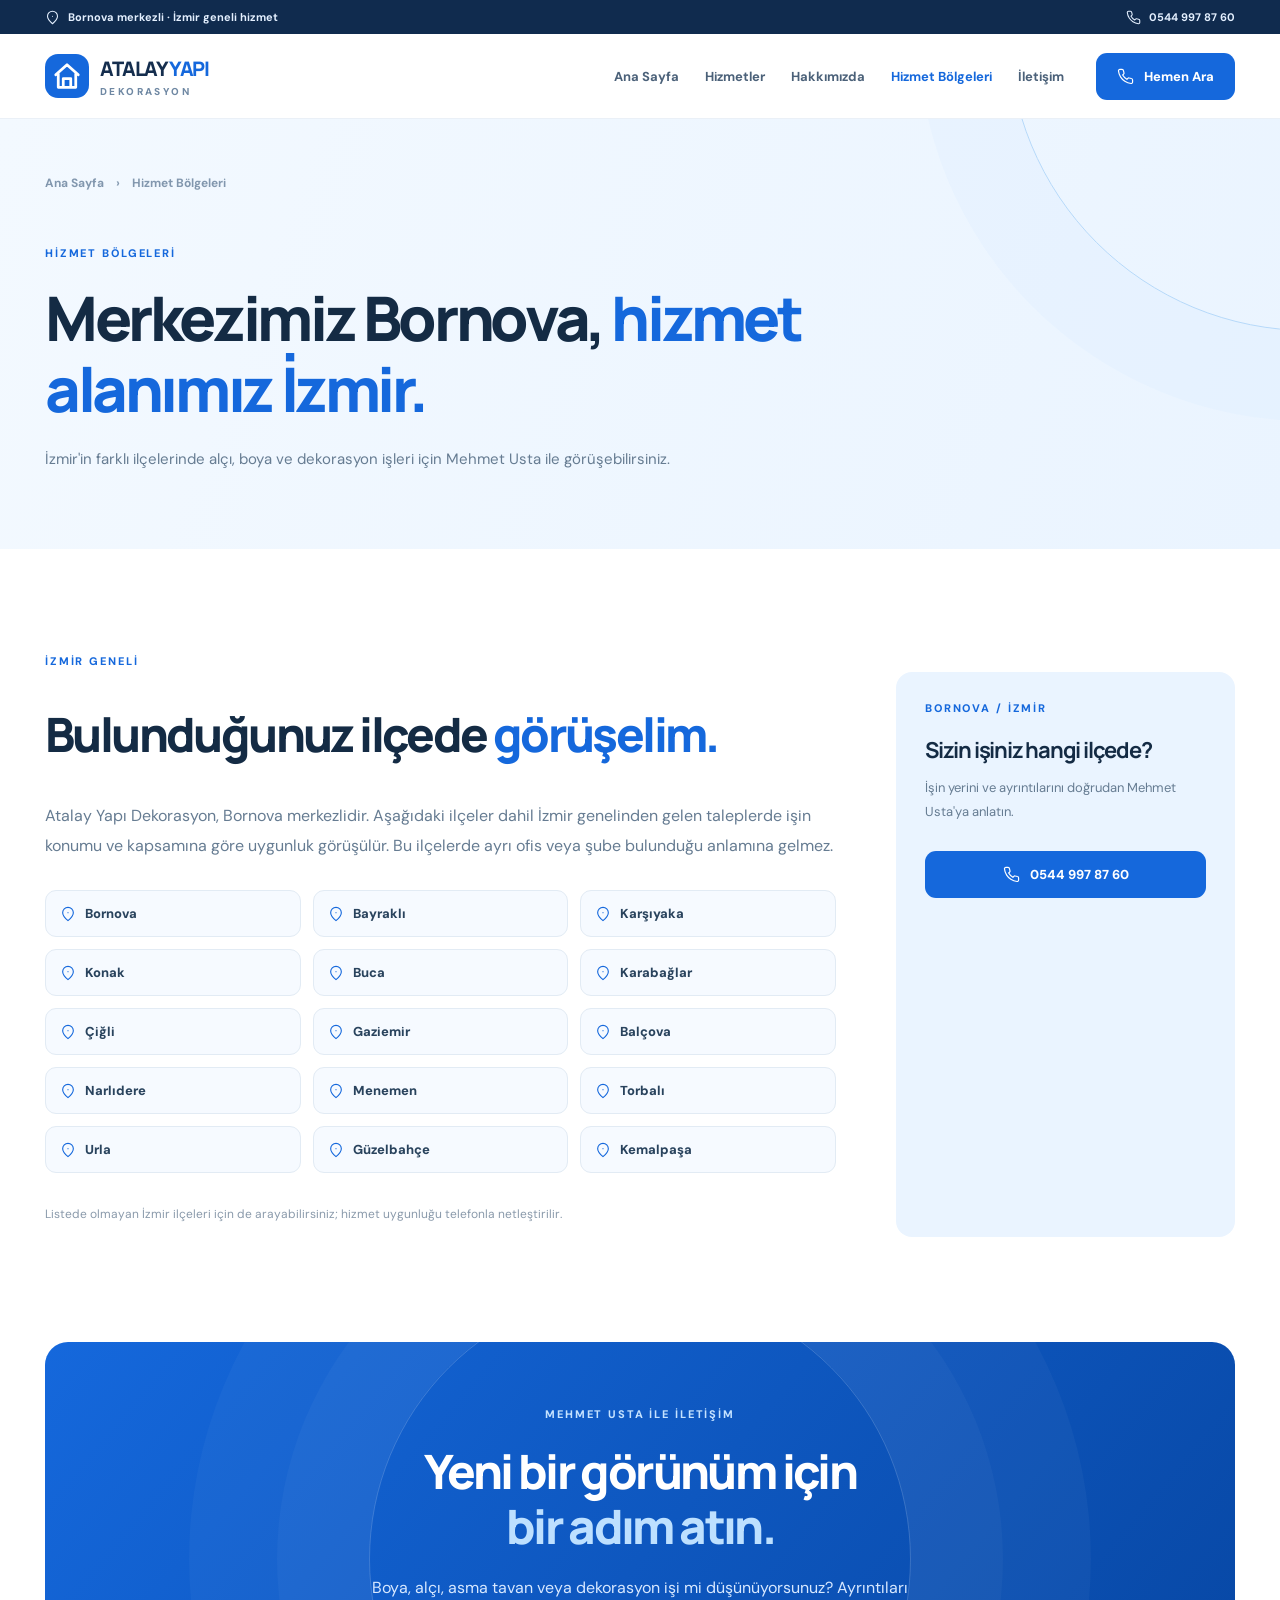
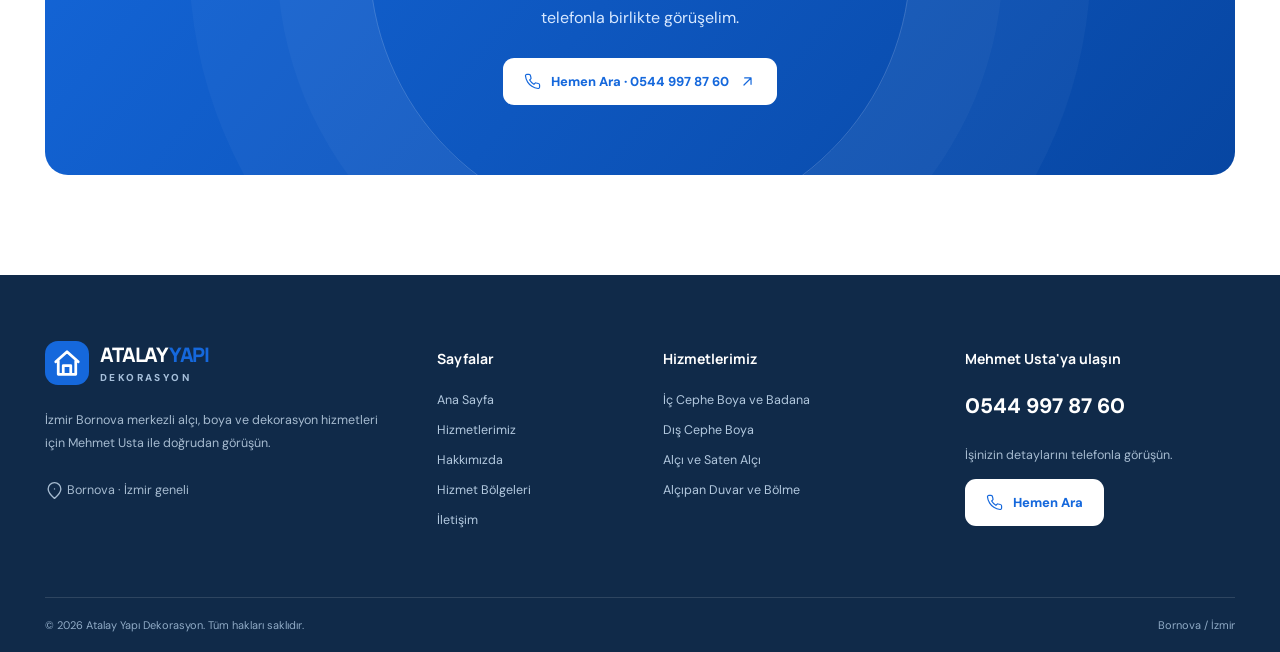
<file: hizmet-bolgeleri/index.html>
<!doctype html><html lang="tr"><head><meta charset="utf-8"/><meta name="viewport" content="width=device-width,initial-scale=1"/><meta name="theme-color" content="#ffffff"/><meta name="robots" content="index,follow,max-image-preview:large"/><title>İzmir Hizmet Bölgeleri | Bornova ve İzmir Geneli – Atalay Yapı Dekorasyon</title><meta name="description" content="Bornova merkezli Mehmet Usta, İzmir genelindeki alçı, boya ve dekorasyon taleplerini değerlendiriyor. Hizmet bilgisi: 0544 997 87 60."/><link rel="canonical" href="https://ustarenovasyon.github.io/Mehmet-usta/hizmet-bolgeleri/"/><meta property="og:type" content="website"/><meta property="og:locale" content="tr_TR"/><meta property="og:site_name" content="Atalay Yapı Dekorasyon"/><meta property="og:title" content="İzmir Hizmet Bölgeleri | Bornova ve İzmir Geneli – Atalay Yapı Dekorasyon"/><meta property="og:description" content="Bornova merkezli Mehmet Usta, İzmir genelindeki alçı, boya ve dekorasyon taleplerini değerlendiriyor. Hizmet bilgisi: 0544 997 87 60."/><meta property="og:url" content="https://ustarenovasyon.github.io/Mehmet-usta/hizmet-bolgeleri/"/><meta property="og:image" content="https://images.unsplash.com/photo-1600210492486-724fe5c67fb0?auto=format&amp;fit=crop&amp;w=1200&amp;q=82"/><link rel="icon" href="../assets/favicon.svg" type="image/svg+xml"/><link rel="preconnect" href="https://fonts.googleapis.com"/><link rel="preconnect" href="https://images.unsplash.com"/><link rel="stylesheet" href="../assets/style.css"/><script type="application/ld+json">[{"@context":"https://schema.org","@type":"LocalBusiness","name":"Atalay Yapı Dekorasyon","description":"Mehmet Atalay (Mehmet Usta). İzmir Bornova merkezli alçı, boya, alçıpan ve dekorasyon uygulamaları.","telephone":"+905449978760","url":"https://ustarenovasyon.github.io/Mehmet-usta/","address":{"@type":"PostalAddress","addressLocality":"Bornova","addressRegion":"İzmir","addressCountry":"TR"},"areaServed":{"@type":"AdministrativeArea","name":"İzmir"}},{"@type":"BreadcrumbList","itemListElement":[{"@type":"ListItem","position":1,"name":"Ana Sayfa","item":"https://ustarenovasyon.github.io/Mehmet-usta/"},{"@type":"ListItem","position":2,"name":"Hizmet Bölgeleri","item":"https://ustarenovasyon.github.io/Mehmet-usta/hizmet-bolgeleri/"}]}]</script></head><body><div class="topbar"><div class="container topbar-content"><span><svg class="icon" viewBox="0 0 24 24" aria-hidden="true"><path d="M20 10c0 5-8 12-8 12S4 15 4 10a8 8 0 0 1 16 0ZM12 10h.01"/></svg> Bornova merkezli · İzmir geneli hizmet</span><a href="tel:+905449978760"><svg class="icon" viewBox="0 0 24 24" aria-hidden="true"><path d="M22 16.9v3a2 2 0 0 1-2.2 2 19.8 19.8 0 0 1-8.7-3.1 19.4 19.4 0 0 1-5.9-5.9A19.8 19.8 0 0 1 2.1 4.2 2 2 0 0 1 4.1 2h3a2 2 0 0 1 2 1.7l.7 2.8a2 2 0 0 1-.5 2.1L8 9.9a16 16 0 0 0 6 6l1.3-1.3a2 2 0 0 1 2.1-.5l2.8.7a2 2 0 0 1 1.8 2.1"/></svg> 0544 997 87 60</a></div></div><header class="header"><div class="container nav"><a href="../" class="brand" aria-label="Atalay Yapı Dekorasyon ana sayfa"><span class="brand-logo"><svg class="icon" viewBox="0 0 24 24" aria-hidden="true"><path d="M3 11 12 3l9 8M5 10v11h14V10M9 21v-7h6v7"/></svg></span><span class="brand-name"><b>ATALAY <em>YAPI</em></b><small>DEKORASYON</small></span></a><nav class="links" aria-label="Ana menü"><a class="" href="../">Ana Sayfa</a><a class="" href="../hizmetler/">Hizmetler</a><a class="" href="../hakkimizda/">Hakkımızda</a><a class="active" href="../hizmet-bolgeleri/">Hizmet Bölgeleri</a><a class="" href="../iletisim/">İletişim</a></nav><a class="btn nav-btn" href="tel:+905449978760"><svg class="icon" viewBox="0 0 24 24" aria-hidden="true"><path d="M22 16.9v3a2 2 0 0 1-2.2 2 19.8 19.8 0 0 1-8.7-3.1 19.4 19.4 0 0 1-5.9-5.9A19.8 19.8 0 0 1 2.1 4.2 2 2 0 0 1 4.1 2h3a2 2 0 0 1 2 1.7l.7 2.8a2 2 0 0 1-.5 2.1L8 9.9a16 16 0 0 0 6 6l1.3-1.3a2 2 0 0 1 2.1-.5l2.8.7a2 2 0 0 1 1.8 2.1"/></svg> Hemen Ara</a><button class="mobile-toggle" id="mobile-toggle" aria-expanded="false" aria-label="Menüyü aç" aria-controls="mobile-menu" type="button"><svg class="icon" viewBox="0 0 24 24" aria-hidden="true"><path d="M3 11 12 3l9 8M5 10v11h14V10M9 21v-7h6v7"/></svg></button></div><nav class="mobile-menu" id="mobile-menu" aria-label="Mobil menü" hidden><a href="../" class="">Ana Sayfa <svg class="icon" viewBox="0 0 24 24" aria-hidden="true"><path d="M5 12h14m-6-6 6 6-6 6"/></svg></a><a href="../hizmetler/" class="">Hizmetler <svg class="icon" viewBox="0 0 24 24" aria-hidden="true"><path d="M5 12h14m-6-6 6 6-6 6"/></svg></a><a href="../hakkimizda/" class="">Hakkımızda <svg class="icon" viewBox="0 0 24 24" aria-hidden="true"><path d="M5 12h14m-6-6 6 6-6 6"/></svg></a><a href="../hizmet-bolgeleri/" class="active">Hizmet Bölgeleri <svg class="icon" viewBox="0 0 24 24" aria-hidden="true"><path d="M5 12h14m-6-6 6 6-6 6"/></svg></a><a href="../iletisim/" class="">İletişim <svg class="icon" viewBox="0 0 24 24" aria-hidden="true"><path d="M5 12h14m-6-6 6 6-6 6"/></svg></a><a href="tel:+905449978760" class="call-link"><svg class="icon" viewBox="0 0 24 24" aria-hidden="true"><path d="M22 16.9v3a2 2 0 0 1-2.2 2 19.8 19.8 0 0 1-8.7-3.1 19.4 19.4 0 0 1-5.9-5.9A19.8 19.8 0 0 1 2.1 4.2 2 2 0 0 1 4.1 2h3a2 2 0 0 1 2 1.7l.7 2.8a2 2 0 0 1-.5 2.1L8 9.9a16 16 0 0 0 6 6l1.3-1.3a2 2 0 0 1 2.1-.5l2.8.7a2 2 0 0 1 1.8 2.1"/></svg> 0544 997 87 60</a></nav></header><main id="content"><section class="page-hero"><div class="container"><div class="breadcrumb"><a href="../">Ana Sayfa</a><span>›</span>Hizmet Bölgeleri</div><div class="kicker">HİZMET BÖLGELERİ</div><h1>Merkezimiz Bornova, <span>hizmet alanımız İzmir.</span></h1><p>İzmir'in farklı ilçelerinde alçı, boya ve dekorasyon işleri için Mehmet Usta ile görüşebilirsiniz.</p></div></section><section class="section"><div class="container region-page-grid"><div><div class="kicker">İZMİR GENELİ</div><h2>Bulunduğunuz ilçede <span class="accent">görüşelim.</span></h2><p>Atalay Yapı Dekorasyon, Bornova merkezlidir. Aşağıdaki ilçeler dahil İzmir genelinden gelen taleplerde işin konumu ve kapsamına göre uygunluk görüşülür. Bu ilçelerde ayrı ofis veya şube bulunduğu anlamına gelmez.</p><div class="district-grid"><div class="district-chip"><svg class="icon" viewBox="0 0 24 24" aria-hidden="true"><path d="M20 10c0 5-8 12-8 12S4 15 4 10a8 8 0 0 1 16 0ZM12 10h.01"/></svg> Bornova</div><div class="district-chip"><svg class="icon" viewBox="0 0 24 24" aria-hidden="true"><path d="M20 10c0 5-8 12-8 12S4 15 4 10a8 8 0 0 1 16 0ZM12 10h.01"/></svg> Bayraklı</div><div class="district-chip"><svg class="icon" viewBox="0 0 24 24" aria-hidden="true"><path d="M20 10c0 5-8 12-8 12S4 15 4 10a8 8 0 0 1 16 0ZM12 10h.01"/></svg> Karşıyaka</div><div class="district-chip"><svg class="icon" viewBox="0 0 24 24" aria-hidden="true"><path d="M20 10c0 5-8 12-8 12S4 15 4 10a8 8 0 0 1 16 0ZM12 10h.01"/></svg> Konak</div><div class="district-chip"><svg class="icon" viewBox="0 0 24 24" aria-hidden="true"><path d="M20 10c0 5-8 12-8 12S4 15 4 10a8 8 0 0 1 16 0ZM12 10h.01"/></svg> Buca</div><div class="district-chip"><svg class="icon" viewBox="0 0 24 24" aria-hidden="true"><path d="M20 10c0 5-8 12-8 12S4 15 4 10a8 8 0 0 1 16 0ZM12 10h.01"/></svg> Karabağlar</div><div class="district-chip"><svg class="icon" viewBox="0 0 24 24" aria-hidden="true"><path d="M20 10c0 5-8 12-8 12S4 15 4 10a8 8 0 0 1 16 0ZM12 10h.01"/></svg> Çiğli</div><div class="district-chip"><svg class="icon" viewBox="0 0 24 24" aria-hidden="true"><path d="M20 10c0 5-8 12-8 12S4 15 4 10a8 8 0 0 1 16 0ZM12 10h.01"/></svg> Gaziemir</div><div class="district-chip"><svg class="icon" viewBox="0 0 24 24" aria-hidden="true"><path d="M20 10c0 5-8 12-8 12S4 15 4 10a8 8 0 0 1 16 0ZM12 10h.01"/></svg> Balçova</div><div class="district-chip"><svg class="icon" viewBox="0 0 24 24" aria-hidden="true"><path d="M20 10c0 5-8 12-8 12S4 15 4 10a8 8 0 0 1 16 0ZM12 10h.01"/></svg> Narlıdere</div><div class="district-chip"><svg class="icon" viewBox="0 0 24 24" aria-hidden="true"><path d="M20 10c0 5-8 12-8 12S4 15 4 10a8 8 0 0 1 16 0ZM12 10h.01"/></svg> Menemen</div><div class="district-chip"><svg class="icon" viewBox="0 0 24 24" aria-hidden="true"><path d="M20 10c0 5-8 12-8 12S4 15 4 10a8 8 0 0 1 16 0ZM12 10h.01"/></svg> Torbalı</div><div class="district-chip"><svg class="icon" viewBox="0 0 24 24" aria-hidden="true"><path d="M20 10c0 5-8 12-8 12S4 15 4 10a8 8 0 0 1 16 0ZM12 10h.01"/></svg> Urla</div><div class="district-chip"><svg class="icon" viewBox="0 0 24 24" aria-hidden="true"><path d="M20 10c0 5-8 12-8 12S4 15 4 10a8 8 0 0 1 16 0ZM12 10h.01"/></svg> Güzelbahçe</div><div class="district-chip"><svg class="icon" viewBox="0 0 24 24" aria-hidden="true"><path d="M20 10c0 5-8 12-8 12S4 15 4 10a8 8 0 0 1 16 0ZM12 10h.01"/></svg> Kemalpaşa</div></div><p class="muted-note">Listede olmayan İzmir ilçeleri için de arayabilirsiniz; hizmet uygunluğu telefonla netleştirilir.</p></div><aside class="help-card"><div class="kicker">BORNOVA / İZMİR</div><h3>Sizin işiniz hangi ilçede?</h3><p>İşin yerini ve ayrıntılarını doğrudan Mehmet Usta'ya anlatın.</p><a class="btn" href="tel:+905449978760"><svg class="icon" viewBox="0 0 24 24" aria-hidden="true"><path d="M22 16.9v3a2 2 0 0 1-2.2 2 19.8 19.8 0 0 1-8.7-3.1 19.4 19.4 0 0 1-5.9-5.9A19.8 19.8 0 0 1 2.1 4.2 2 2 0 0 1 4.1 2h3a2 2 0 0 1 2 1.7l.7 2.8a2 2 0 0 1-.5 2.1L8 9.9a16 16 0 0 0 6 6l1.3-1.3a2 2 0 0 1 2.1-.5l2.8.7a2 2 0 0 1 1.8 2.1"/></svg> 0544 997 87 60</a></aside></div></section><section class="cta"><div class="container"><div class="cta-card"><div class="kicker">MEHMET USTA İLE İLETİŞİM</div><h2>Yeni bir görünüm için<br/><span>bir adım atın.</span></h2><p>Boya, alçı, asma tavan veya dekorasyon işi mi düşünüyorsunuz? Ayrıntıları telefonla birlikte görüşelim.</p><a class="btn btn-white" href="tel:+905449978760"><svg class="icon" viewBox="0 0 24 24" aria-hidden="true"><path d="M22 16.9v3a2 2 0 0 1-2.2 2 19.8 19.8 0 0 1-8.7-3.1 19.4 19.4 0 0 1-5.9-5.9A19.8 19.8 0 0 1 2.1 4.2 2 2 0 0 1 4.1 2h3a2 2 0 0 1 2 1.7l.7 2.8a2 2 0 0 1-.5 2.1L8 9.9a16 16 0 0 0 6 6l1.3-1.3a2 2 0 0 1 2.1-.5l2.8.7a2 2 0 0 1 1.8 2.1"/></svg> Hemen Ara · 0544 997 87 60 <svg class="icon" viewBox="0 0 24 24" aria-hidden="true"><path d="M7 17 17 7M8 7h9v9"/></svg></a></div></div></section></main><footer class="footer"><div class="container"><div class="footer-columns"><div class="footer-column"><a class="brand" href="../"><span class="brand-logo"><svg class="icon" viewBox="0 0 24 24" aria-hidden="true"><path d="M3 11 12 3l9 8M5 10v11h14V10M9 21v-7h6v7"/></svg></span><span class="brand-name"><b>ATALAY <em>YAPI</em></b><small>DEKORASYON</small></span></a><p>İzmir Bornova merkezli alçı, boya ve dekorasyon hizmetleri için Mehmet Usta ile doğrudan görüşün.</p><p><svg class="icon" viewBox="0 0 24 24" aria-hidden="true"><path d="M20 10c0 5-8 12-8 12S4 15 4 10a8 8 0 0 1 16 0ZM12 10h.01"/></svg> Bornova · İzmir geneli</p></div><div class="footer-column"><h3>Sayfalar</h3><a href="../">Ana Sayfa</a><a href="../hizmetler/">Hizmetlerimiz</a><a href="../hakkimizda/">Hakkımızda</a><a href="../hizmet-bolgeleri/">Hizmet Bölgeleri</a><a href="../iletisim/">İletişim</a></div><div class="footer-column"><h3>Hizmetlerimiz</h3><a href="../hizmetler/ic-cephe-boya/">İç Cephe Boya ve Badana</a><a href="../hizmetler/dis-cephe-boya/">Dış Cephe Boya</a><a href="../hizmetler/alci-saten-alci/">Alçı ve Saten Alçı</a><a href="../hizmetler/alcipan-duvar-bolme/">Alçıpan Duvar ve Bölme</a></div><div class="footer-column"><h3>Mehmet Usta'ya ulaşın</h3><a class="footer-telephone" href="tel:+905449978760">0544 997 87 60</a><p>İşinizin detaylarını telefonla görüşün.</p><a class="btn btn-white" href="tel:+905449978760"><svg class="icon" viewBox="0 0 24 24" aria-hidden="true"><path d="M22 16.9v3a2 2 0 0 1-2.2 2 19.8 19.8 0 0 1-8.7-3.1 19.4 19.4 0 0 1-5.9-5.9A19.8 19.8 0 0 1 2.1 4.2 2 2 0 0 1 4.1 2h3a2 2 0 0 1 2 1.7l.7 2.8a2 2 0 0 1-.5 2.1L8 9.9a16 16 0 0 0 6 6l1.3-1.3a2 2 0 0 1 2.1-.5l2.8.7a2 2 0 0 1 1.8 2.1"/></svg> Hemen Ara</a></div></div><div class="footer-bottom"><span>© <span id="year">2026</span> Atalay Yapı Dekorasyon. Tüm hakları saklıdır.</span><span>Bornova / İzmir</span></div></div></footer><div class="mobile-call-bar"><a href="tel:+905449978760"><svg class="icon" viewBox="0 0 24 24" aria-hidden="true"><path d="M22 16.9v3a2 2 0 0 1-2.2 2 19.8 19.8 0 0 1-8.7-3.1 19.4 19.4 0 0 1-5.9-5.9A19.8 19.8 0 0 1 2.1 4.2 2 2 0 0 1 4.1 2h3a2 2 0 0 1 2 1.7l.7 2.8a2 2 0 0 1-.5 2.1L8 9.9a16 16 0 0 0 6 6l1.3-1.3a2 2 0 0 1 2.1-.5l2.8.7a2 2 0 0 1 1.8 2.1"/></svg> Mehmet Usta'yı Ara · 0544 997 87 60</a></div><script defer src="../assets/site.js"></script></body></html>
</file>
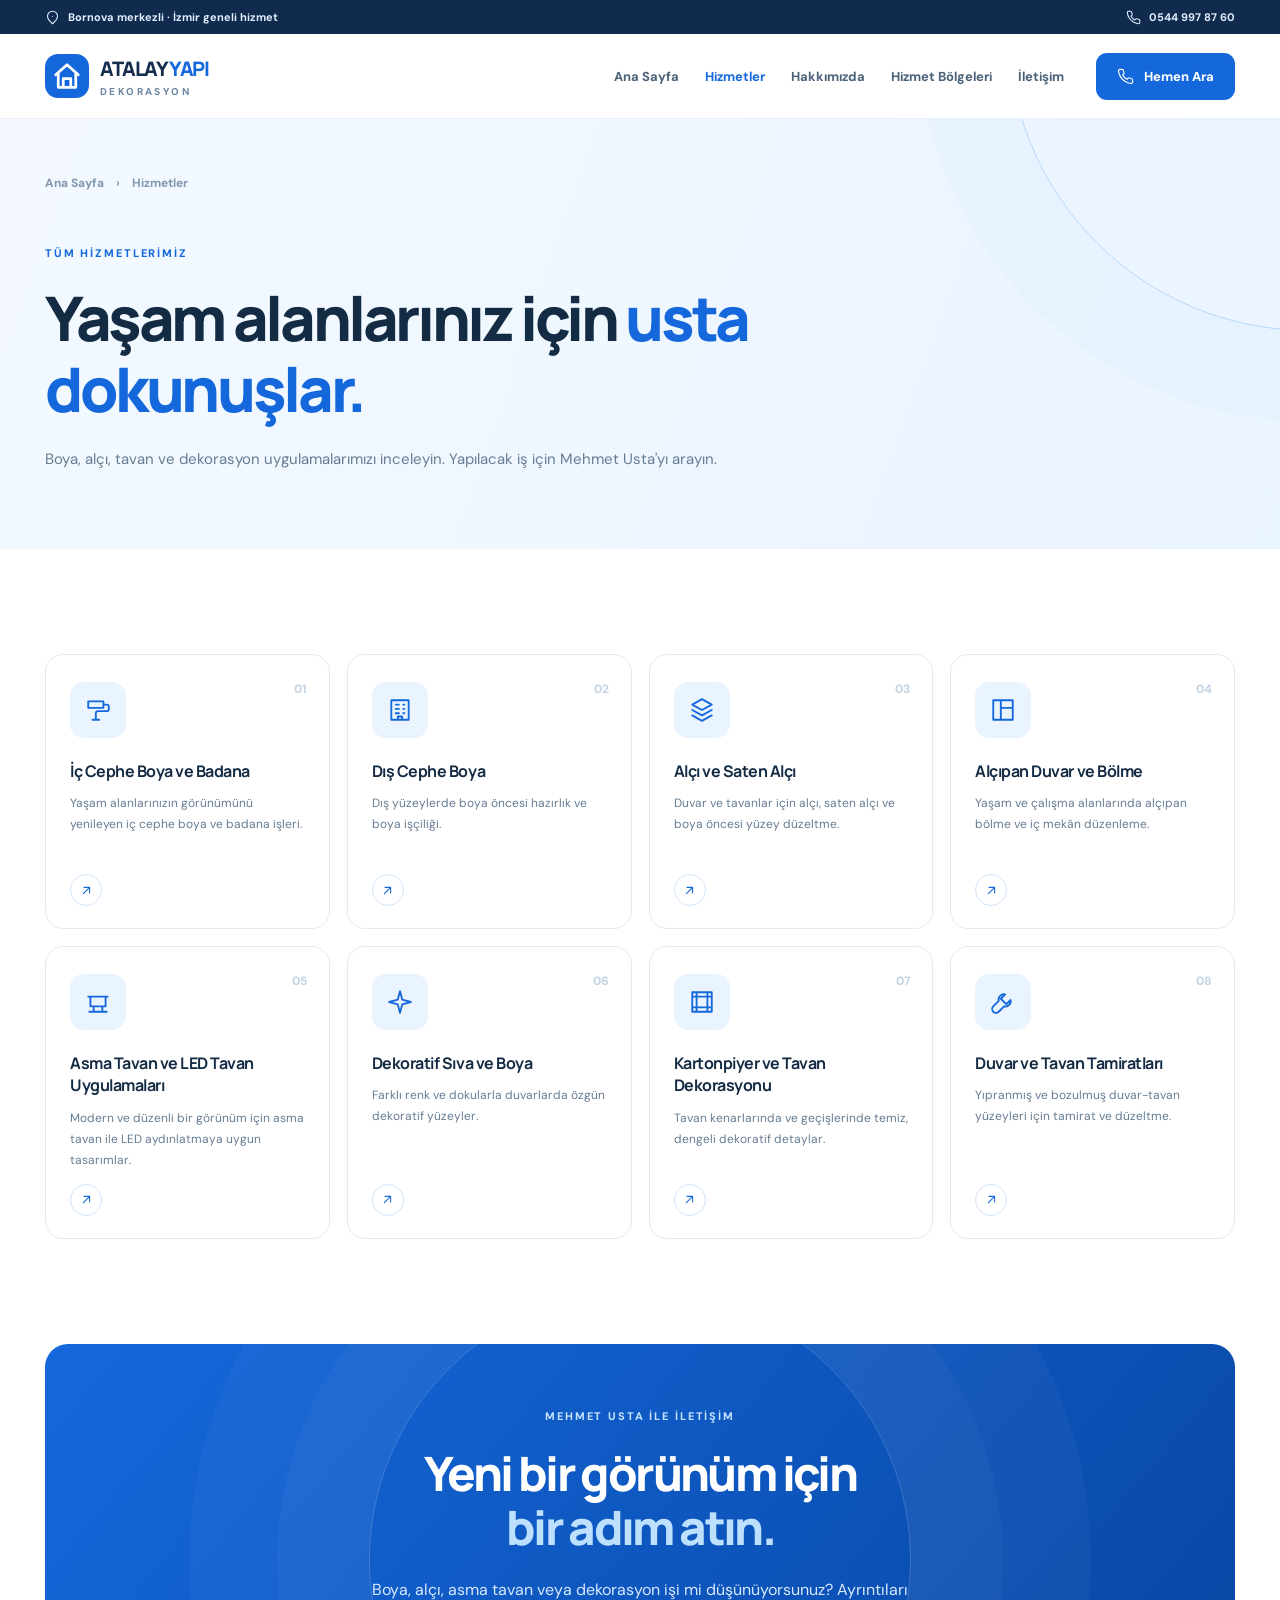
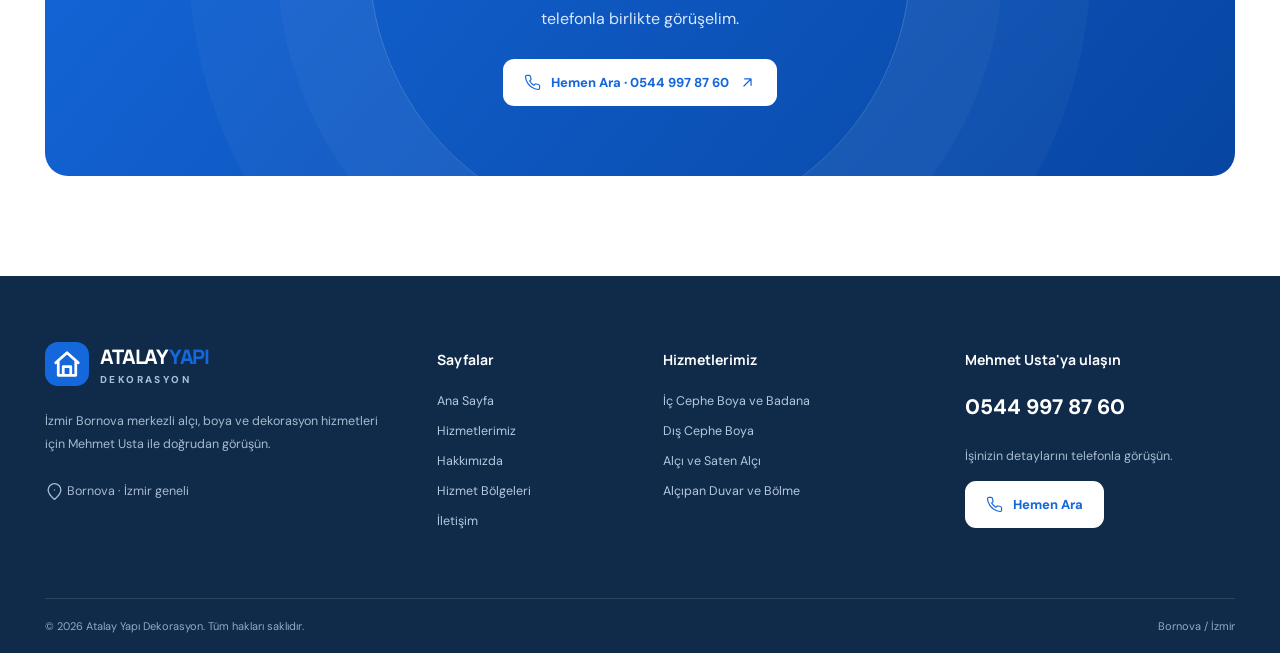
<file: hizmetler/index.html>
<!doctype html><html lang="tr"><head><meta charset="utf-8"/><meta name="viewport" content="width=device-width,initial-scale=1"/><meta name="theme-color" content="#ffffff"/><meta name="robots" content="index,follow,max-image-preview:large"/><title>Hizmetlerimiz | İzmir Boya, Alçı ve Dekorasyon – Atalay Yapı Dekorasyon</title><meta name="description" content="İzmir'de iç ve dış cephe boya, saten alçı, alçıpan, asma tavan, dekoratif sıva ve tamirat uygulamaları. Mehmet Usta: 0544 997 87 60."/><link rel="canonical" href="https://ustarenovasyon.github.io/Mehmet-usta/hizmetler/"/><meta property="og:type" content="website"/><meta property="og:locale" content="tr_TR"/><meta property="og:site_name" content="Atalay Yapı Dekorasyon"/><meta property="og:title" content="Hizmetlerimiz | İzmir Boya, Alçı ve Dekorasyon – Atalay Yapı Dekorasyon"/><meta property="og:description" content="İzmir'de iç ve dış cephe boya, saten alçı, alçıpan, asma tavan, dekoratif sıva ve tamirat uygulamaları. Mehmet Usta: 0544 997 87 60."/><meta property="og:url" content="https://ustarenovasyon.github.io/Mehmet-usta/hizmetler/"/><meta property="og:image" content="https://images.unsplash.com/photo-1600210492486-724fe5c67fb0?auto=format&amp;fit=crop&amp;w=1200&amp;q=82"/><link rel="icon" href="../assets/favicon.svg" type="image/svg+xml"/><link rel="preconnect" href="https://fonts.googleapis.com"/><link rel="preconnect" href="https://images.unsplash.com"/><link rel="stylesheet" href="../assets/style.css"/><script type="application/ld+json">[{"@context":"https://schema.org","@type":"LocalBusiness","name":"Atalay Yapı Dekorasyon","description":"Mehmet Atalay (Mehmet Usta). İzmir Bornova merkezli alçı, boya, alçıpan ve dekorasyon uygulamaları.","telephone":"+905449978760","url":"https://ustarenovasyon.github.io/Mehmet-usta/","address":{"@type":"PostalAddress","addressLocality":"Bornova","addressRegion":"İzmir","addressCountry":"TR"},"areaServed":{"@type":"AdministrativeArea","name":"İzmir"}},{"@type":"BreadcrumbList","itemListElement":[{"@type":"ListItem","position":1,"name":"Ana Sayfa","item":"https://ustarenovasyon.github.io/Mehmet-usta/"},{"@type":"ListItem","position":2,"name":"Hizmetler","item":"https://ustarenovasyon.github.io/Mehmet-usta/hizmetler/"}]}]</script></head><body><div class="topbar"><div class="container topbar-content"><span><svg class="icon" viewBox="0 0 24 24" aria-hidden="true"><path d="M20 10c0 5-8 12-8 12S4 15 4 10a8 8 0 0 1 16 0ZM12 10h.01"/></svg> Bornova merkezli · İzmir geneli hizmet</span><a href="tel:+905449978760"><svg class="icon" viewBox="0 0 24 24" aria-hidden="true"><path d="M22 16.9v3a2 2 0 0 1-2.2 2 19.8 19.8 0 0 1-8.7-3.1 19.4 19.4 0 0 1-5.9-5.9A19.8 19.8 0 0 1 2.1 4.2 2 2 0 0 1 4.1 2h3a2 2 0 0 1 2 1.7l.7 2.8a2 2 0 0 1-.5 2.1L8 9.9a16 16 0 0 0 6 6l1.3-1.3a2 2 0 0 1 2.1-.5l2.8.7a2 2 0 0 1 1.8 2.1"/></svg> 0544 997 87 60</a></div></div><header class="header"><div class="container nav"><a href="../" class="brand" aria-label="Atalay Yapı Dekorasyon ana sayfa"><span class="brand-logo"><svg class="icon" viewBox="0 0 24 24" aria-hidden="true"><path d="M3 11 12 3l9 8M5 10v11h14V10M9 21v-7h6v7"/></svg></span><span class="brand-name"><b>ATALAY <em>YAPI</em></b><small>DEKORASYON</small></span></a><nav class="links" aria-label="Ana menü"><a class="" href="../">Ana Sayfa</a><a class="active" href="../hizmetler/">Hizmetler</a><a class="" href="../hakkimizda/">Hakkımızda</a><a class="" href="../hizmet-bolgeleri/">Hizmet Bölgeleri</a><a class="" href="../iletisim/">İletişim</a></nav><a class="btn nav-btn" href="tel:+905449978760"><svg class="icon" viewBox="0 0 24 24" aria-hidden="true"><path d="M22 16.9v3a2 2 0 0 1-2.2 2 19.8 19.8 0 0 1-8.7-3.1 19.4 19.4 0 0 1-5.9-5.9A19.8 19.8 0 0 1 2.1 4.2 2 2 0 0 1 4.1 2h3a2 2 0 0 1 2 1.7l.7 2.8a2 2 0 0 1-.5 2.1L8 9.9a16 16 0 0 0 6 6l1.3-1.3a2 2 0 0 1 2.1-.5l2.8.7a2 2 0 0 1 1.8 2.1"/></svg> Hemen Ara</a><button class="mobile-toggle" id="mobile-toggle" aria-expanded="false" aria-label="Menüyü aç" aria-controls="mobile-menu" type="button"><svg class="icon" viewBox="0 0 24 24" aria-hidden="true"><path d="M3 11 12 3l9 8M5 10v11h14V10M9 21v-7h6v7"/></svg></button></div><nav class="mobile-menu" id="mobile-menu" aria-label="Mobil menü" hidden><a href="../" class="">Ana Sayfa <svg class="icon" viewBox="0 0 24 24" aria-hidden="true"><path d="M5 12h14m-6-6 6 6-6 6"/></svg></a><a href="../hizmetler/" class="active">Hizmetler <svg class="icon" viewBox="0 0 24 24" aria-hidden="true"><path d="M5 12h14m-6-6 6 6-6 6"/></svg></a><a href="../hakkimizda/" class="">Hakkımızda <svg class="icon" viewBox="0 0 24 24" aria-hidden="true"><path d="M5 12h14m-6-6 6 6-6 6"/></svg></a><a href="../hizmet-bolgeleri/" class="">Hizmet Bölgeleri <svg class="icon" viewBox="0 0 24 24" aria-hidden="true"><path d="M5 12h14m-6-6 6 6-6 6"/></svg></a><a href="../iletisim/" class="">İletişim <svg class="icon" viewBox="0 0 24 24" aria-hidden="true"><path d="M5 12h14m-6-6 6 6-6 6"/></svg></a><a href="tel:+905449978760" class="call-link"><svg class="icon" viewBox="0 0 24 24" aria-hidden="true"><path d="M22 16.9v3a2 2 0 0 1-2.2 2 19.8 19.8 0 0 1-8.7-3.1 19.4 19.4 0 0 1-5.9-5.9A19.8 19.8 0 0 1 2.1 4.2 2 2 0 0 1 4.1 2h3a2 2 0 0 1 2 1.7l.7 2.8a2 2 0 0 1-.5 2.1L8 9.9a16 16 0 0 0 6 6l1.3-1.3a2 2 0 0 1 2.1-.5l2.8.7a2 2 0 0 1 1.8 2.1"/></svg> 0544 997 87 60</a></nav></header><main id="content"><section class="page-hero"><div class="container"><div class="breadcrumb"><a href="../">Ana Sayfa</a><span>›</span>Hizmetler</div><div class="kicker">TÜM HİZMETLERİMİZ</div><h1>Yaşam alanlarınız için <span>usta dokunuşlar.</span></h1><p>Boya, alçı, tavan ve dekorasyon uygulamalarımızı inceleyin. Yapılacak iş için Mehmet Usta'yı arayın.</p></div></section><section class="section"><div class="container"><div class="service-grid"><a class="service-card" href="../hizmetler/ic-cephe-boya/"><span class="service-icon"><svg class="icon" viewBox="0 0 24 24" aria-hidden="true"><path d="M3 4h14v6H3zM17 7h3a2 2 0 0 1 2 2v2a2 2 0 0 1-2 2h-8a2 2 0 0 0-2 2v4m-3 2h6m-3-4v4"/></svg></span><span class="service-index">01</span><h3>İç Cephe Boya ve Badana</h3><p>Yaşam alanlarınızın görünümünü yenileyen iç cephe boya ve badana işleri.</p><span class="circle-arrow"><svg class="icon" viewBox="0 0 24 24" aria-hidden="true"><path d="M7 17 17 7M8 7h9v9"/></svg></span></a><a class="service-card" href="../hizmetler/dis-cephe-boya/"><span class="service-icon"><svg class="icon" viewBox="0 0 24 24" aria-hidden="true"><path d="M4 3h16v18H4zM8 7h3M15 7h1M8 11h3M15 11h1M8 15h3M15 15h1M10 21v-3h4v3"/></svg></span><span class="service-index">02</span><h3>Dış Cephe Boya</h3><p>Dış yüzeylerde boya öncesi hazırlık ve boya işçiliği.</p><span class="circle-arrow"><svg class="icon" viewBox="0 0 24 24" aria-hidden="true"><path d="M7 17 17 7M8 7h9v9"/></svg></span></a><a class="service-card" href="../hizmetler/alci-saten-alci/"><span class="service-icon"><svg class="icon" viewBox="0 0 24 24" aria-hidden="true"><path d="m12 2 9 5-9 5-9-5 9-5ZM3 12l9 5 9-5M3 17l9 5 9-5"/></svg></span><span class="service-index">03</span><h3>Alçı ve Saten Alçı</h3><p>Duvar ve tavanlar için alçı, saten alçı ve boya öncesi yüzey düzeltme.</p><span class="circle-arrow"><svg class="icon" viewBox="0 0 24 24" aria-hidden="true"><path d="M7 17 17 7M8 7h9v9"/></svg></span></a><a class="service-card" href="../hizmetler/alcipan-duvar-bolme/"><span class="service-icon"><svg class="icon" viewBox="0 0 24 24" aria-hidden="true"><path d="M3 3h18v18H3zM10 3v18M10 10h11"/></svg></span><span class="service-index">04</span><h3>Alçıpan Duvar ve Bölme</h3><p>Yaşam ve çalışma alanlarında alçıpan bölme ve iç mekân düzenleme.</p><span class="circle-arrow"><svg class="icon" viewBox="0 0 24 24" aria-hidden="true"><path d="M7 17 17 7M8 7h9v9"/></svg></span></a><a class="service-card" href="../hizmetler/asma-tavan-led/"><span class="service-icon"><svg class="icon" viewBox="0 0 24 24" aria-hidden="true"><path d="M3 7h18M5 7v9h14V7M8 16v4M16 16v4M4 21h16"/></svg></span><span class="service-index">05</span><h3>Asma Tavan ve LED Tavan Uygulamaları</h3><p>Modern ve düzenli bir görünüm için asma tavan ile LED aydınlatmaya uygun tasarımlar.</p><span class="circle-arrow"><svg class="icon" viewBox="0 0 24 24" aria-hidden="true"><path d="M7 17 17 7M8 7h9v9"/></svg></span></a><a class="service-card" href="../hizmetler/dekoratif-siva-boya/"><span class="service-icon"><svg class="icon" viewBox="0 0 24 24" aria-hidden="true"><path d="m12 2 2.1 7.9L22 12l-7.9 2.1L12 22l-2.1-7.9L2 12l7.9-2.1L12 2Z"/></svg></span><span class="service-index">06</span><h3>Dekoratif Sıva ve Boya</h3><p>Farklı renk ve dokularla duvarlarda özgün dekoratif yüzeyler.</p><span class="circle-arrow"><svg class="icon" viewBox="0 0 24 24" aria-hidden="true"><path d="M7 17 17 7M8 7h9v9"/></svg></span></a><a class="service-card" href="../hizmetler/kartonpiyer-tavan/"><span class="service-icon"><svg class="icon" viewBox="0 0 24 24" aria-hidden="true"><path d="M3 3h18v18H3zM7 3v18M17 3v18M3 7h18M3 17h18"/></svg></span><span class="service-index">07</span><h3>Kartonpiyer ve Tavan Dekorasyonu</h3><p>Tavan kenarlarında ve geçişlerinde temiz, dengeli dekoratif detaylar.</p><span class="circle-arrow"><svg class="icon" viewBox="0 0 24 24" aria-hidden="true"><path d="M7 17 17 7M8 7h9v9"/></svg></span></a><a class="service-card" href="../hizmetler/duvar-tavan-tamirati/"><span class="service-icon"><svg class="icon" viewBox="0 0 24 24" aria-hidden="true"><path d="M14 5a5 5 0 0 0-6 6l-5 5a3 3 0 0 0 5 5l5-5a5 5 0 0 0 6-6l-4 4-5-5 4-4"/></svg></span><span class="service-index">08</span><h3>Duvar ve Tavan Tamiratları</h3><p>Yıpranmış ve bozulmuş duvar-tavan yüzeyleri için tamirat ve düzeltme.</p><span class="circle-arrow"><svg class="icon" viewBox="0 0 24 24" aria-hidden="true"><path d="M7 17 17 7M8 7h9v9"/></svg></span></a></div></div></section><section class="cta"><div class="container"><div class="cta-card"><div class="kicker">MEHMET USTA İLE İLETİŞİM</div><h2>Yeni bir görünüm için<br/><span>bir adım atın.</span></h2><p>Boya, alçı, asma tavan veya dekorasyon işi mi düşünüyorsunuz? Ayrıntıları telefonla birlikte görüşelim.</p><a class="btn btn-white" href="tel:+905449978760"><svg class="icon" viewBox="0 0 24 24" aria-hidden="true"><path d="M22 16.9v3a2 2 0 0 1-2.2 2 19.8 19.8 0 0 1-8.7-3.1 19.4 19.4 0 0 1-5.9-5.9A19.8 19.8 0 0 1 2.1 4.2 2 2 0 0 1 4.1 2h3a2 2 0 0 1 2 1.7l.7 2.8a2 2 0 0 1-.5 2.1L8 9.9a16 16 0 0 0 6 6l1.3-1.3a2 2 0 0 1 2.1-.5l2.8.7a2 2 0 0 1 1.8 2.1"/></svg> Hemen Ara · 0544 997 87 60 <svg class="icon" viewBox="0 0 24 24" aria-hidden="true"><path d="M7 17 17 7M8 7h9v9"/></svg></a></div></div></section></main><footer class="footer"><div class="container"><div class="footer-columns"><div class="footer-column"><a class="brand" href="../"><span class="brand-logo"><svg class="icon" viewBox="0 0 24 24" aria-hidden="true"><path d="M3 11 12 3l9 8M5 10v11h14V10M9 21v-7h6v7"/></svg></span><span class="brand-name"><b>ATALAY <em>YAPI</em></b><small>DEKORASYON</small></span></a><p>İzmir Bornova merkezli alçı, boya ve dekorasyon hizmetleri için Mehmet Usta ile doğrudan görüşün.</p><p><svg class="icon" viewBox="0 0 24 24" aria-hidden="true"><path d="M20 10c0 5-8 12-8 12S4 15 4 10a8 8 0 0 1 16 0ZM12 10h.01"/></svg> Bornova · İzmir geneli</p></div><div class="footer-column"><h3>Sayfalar</h3><a href="../">Ana Sayfa</a><a href="../hizmetler/">Hizmetlerimiz</a><a href="../hakkimizda/">Hakkımızda</a><a href="../hizmet-bolgeleri/">Hizmet Bölgeleri</a><a href="../iletisim/">İletişim</a></div><div class="footer-column"><h3>Hizmetlerimiz</h3><a href="../hizmetler/ic-cephe-boya/">İç Cephe Boya ve Badana</a><a href="../hizmetler/dis-cephe-boya/">Dış Cephe Boya</a><a href="../hizmetler/alci-saten-alci/">Alçı ve Saten Alçı</a><a href="../hizmetler/alcipan-duvar-bolme/">Alçıpan Duvar ve Bölme</a></div><div class="footer-column"><h3>Mehmet Usta'ya ulaşın</h3><a class="footer-telephone" href="tel:+905449978760">0544 997 87 60</a><p>İşinizin detaylarını telefonla görüşün.</p><a class="btn btn-white" href="tel:+905449978760"><svg class="icon" viewBox="0 0 24 24" aria-hidden="true"><path d="M22 16.9v3a2 2 0 0 1-2.2 2 19.8 19.8 0 0 1-8.7-3.1 19.4 19.4 0 0 1-5.9-5.9A19.8 19.8 0 0 1 2.1 4.2 2 2 0 0 1 4.1 2h3a2 2 0 0 1 2 1.7l.7 2.8a2 2 0 0 1-.5 2.1L8 9.9a16 16 0 0 0 6 6l1.3-1.3a2 2 0 0 1 2.1-.5l2.8.7a2 2 0 0 1 1.8 2.1"/></svg> Hemen Ara</a></div></div><div class="footer-bottom"><span>© <span id="year">2026</span> Atalay Yapı Dekorasyon. Tüm hakları saklıdır.</span><span>Bornova / İzmir</span></div></div></footer><div class="mobile-call-bar"><a href="tel:+905449978760"><svg class="icon" viewBox="0 0 24 24" aria-hidden="true"><path d="M22 16.9v3a2 2 0 0 1-2.2 2 19.8 19.8 0 0 1-8.7-3.1 19.4 19.4 0 0 1-5.9-5.9A19.8 19.8 0 0 1 2.1 4.2 2 2 0 0 1 4.1 2h3a2 2 0 0 1 2 1.7l.7 2.8a2 2 0 0 1-.5 2.1L8 9.9a16 16 0 0 0 6 6l1.3-1.3a2 2 0 0 1 2.1-.5l2.8.7a2 2 0 0 1 1.8 2.1"/></svg> Mehmet Usta'yı Ara · 0544 997 87 60</a></div><script defer src="../assets/site.js"></script></body></html>
</file>
<file: assets/style.css>
@import url('https://fonts.googleapis.com/css2?family=DM+Sans:wght@400;500;600;700;800&family=Manrope:wght@400;500;600;700;800&display=swap');
:root{--blue:#1568dc;--darkblue:#0d4b9b;--navy:#142b44;--text:#29435d;--muted:#667c92;--line:#e2ebf4;--pale:#eef6ff;--white:#fff}
*{box-sizing:border-box}
html{scroll-behavior:smooth}
body{margin:0;background:#fff;color:var(--text);font-family:'DM Sans',system-ui,sans-serif;overflow-x:hidden;-webkit-font-smoothing:antialiased}
a{text-decoration:none;color:inherit}
img{max-width:100%;display:block}
button{font:inherit}
h1,h2,h3{font-family:Manrope,system-ui,sans-serif;letter-spacing:-.055em;color:var(--navy);line-height:1.15}
h1{font-size:clamp(3rem,5.8vw,5.4rem);font-weight:800}
h2{font-size:clamp(2.15rem,3.7vw,3.5rem);font-weight:800}
h3{font-size:1.2rem}
p{color:var(--muted);line-height:1.85}
strong{font-weight:800}
.container{width:min(1190px,calc(100% - 48px));margin:auto}
.icon{width:19px;height:19px;flex-shrink:0;display:inline-block;vertical-align:middle;fill:none;stroke:currentColor;stroke-width:1.7;stroke-linecap:round;stroke-linejoin:round}
.topbar{background:#102b4e;color:#e4f0ff;font-size:11px;font-weight:700}
.topbar-content{height:34px;display:flex;align-items:center;justify-content:space-between}
.topbar span,.topbar a{display:inline-flex;align-items:center;gap:8px}
.topbar .icon{width:15px;height:15px}
.header{position:sticky;top:0;z-index:60;background:rgba(255,255,255,.97);border-bottom:1px solid #eaf0f7;backdrop-filter:blur(15px)}
.header.shadow{box-shadow:0 6px 30px #112c4d10}
.nav{display:flex;align-items:center;gap:25px;min-height:84px}
.brand{display:flex;align-items:center;gap:11px;flex-shrink:0}
.brand-logo{width:44px;height:44px;display:grid;place-items:center;background:#1568dc;border-radius:13px;color:#fff}
.brand-logo .icon{width:30px;height:30px;stroke-width:2.2}
.brand-name{display:flex;flex-direction:column;line-height:1.05}
.brand-name b{font:800 20px Manrope,system-ui;letter-spacing:-.07em;color:#152e4e;white-space:nowrap}
.brand-name b em{font-style:normal;color:var(--blue)}
.brand-name small{font-size:10px;font-weight:800;letter-spacing:.24em;color:#6f88a3;padding-top:5px}
.links{display:flex;align-items:center;gap:26px;margin-left:auto}
.links a{font-size:13px;font-weight:700;color:#4b6179;white-space:nowrap}
.links a:hover,.links a.active{color:var(--blue)}
.btn{display:inline-flex;align-items:center;justify-content:center;gap:10px;padding:13px 20px;border-radius:11px;background:var(--blue);color:#fff;border:1px solid transparent;font-size:13px;font-weight:800;min-height:47px;transition:background .2s,transform .2s,box-shadow .2s;text-align:center}
.btn:hover{background:#0a51b3;transform:translateY(-2px);box-shadow:0 9px 25px #1568dc30}
.btn .icon{width:17px;height:17px}
.btn-outline{background:#fff;color:var(--navy);border-color:#d2e1f1}
.btn-outline:hover{color:var(--blue);background:#fff}
.btn-white{background:#fff;color:var(--blue)}
.btn-white:hover{background:#eaf4ff;color:#0e51ab}
.nav-btn{margin-left:7px;white-space:nowrap}
.mobile-toggle{display:none;background:#fff;color:var(--navy);border:1px solid var(--line);border-radius:10px;width:44px;height:44px;align-items:center;justify-content:center;margin-left:auto;cursor:pointer}
.mobile-menu[hidden]{display:none!important}
.mobile-menu{display:flex;flex-direction:column;background:#fff;padding:7px 22px 19px;position:absolute;left:0;right:0;top:100%;box-shadow:0 30px 35px #142b4420}
.mobile-menu a{display:flex;align-items:center;justify-content:space-between;padding:14px 7px;border-bottom:1px solid var(--line);font-size:14px;font-weight:800}
.mobile-menu a.active{color:var(--blue)}
.mobile-menu .call-link{justify-content:center;gap:10px;background:var(--blue);color:#fff;border-radius:11px;margin-top:14px}
.hero{position:relative;background:linear-gradient(117deg,#f5faff 5%,#edf6ff 100%);overflow:hidden}
.hero:before{content:'';position:absolute;width:650px;height:650px;border-radius:50%;border:1px solid #d9eafb;right:-400px;top:-360px}
.hero-grid{position:relative;display:grid;grid-template-columns:1.04fr .96fr;align-items:center;gap:57px;padding:67px 0 78px;min-height:650px}
.eyebrow,.kicker{color:var(--blue);font-size:11px;letter-spacing:.17em;font-weight:800;margin-bottom:23px;text-transform:uppercase}
.eyebrow{display:flex;align-items:center;gap:10px}
.dot{width:8px;height:8px;background:var(--blue);border-radius:50%;box-shadow:0 0 0 5px #1568dc18}
.hero h1{margin:0 0 22px}
.hero h1 span,.accent{color:var(--blue)}
.hero h1 span{display:block}
.hero-copy>p{font-size:16px;max-width:540px;margin-bottom:28px}
.hero-buttons{display:flex;align-items:center;gap:12px;flex-wrap:wrap}
.hero-buttons .btn{min-height:56px}
.hero-meta{display:flex;flex-wrap:wrap;gap:20px;margin-top:27px;color:#64829e;font-size:12px;font-weight:700}
.hero-meta span{display:flex;align-items:center;gap:8px}
.hero-meta .icon{color:var(--blue);width:16px;height:16px}
.hero-picture{position:relative}
.hero-photo{height:535px;border-radius:160px 24px 24px 24px;overflow:hidden;box-shadow:0 27px 70px #12497c24;background:#dce9f6}
.hero-photo img{height:100%;width:100%;object-fit:cover}
.caption{position:absolute;bottom:13px;left:13px;color:#fff;background:#122f4ebc;backdrop-filter:blur(4px);padding:5px 9px;border-radius:5px;font-size:10px;font-weight:600}
.floating-card{position:absolute;bottom:-22px;left:-35px;background:#fff;border:1px solid #e2ebf4;box-shadow:0 20px 45px #123b681b;border-radius:15px;display:flex;align-items:center;gap:13px;padding:15px 19px}
.floating-card .floating-icon{width:44px;height:44px;display:grid;place-items:center;background:#e9f3ff;color:var(--blue);border-radius:12px}
.floating-card b{font-size:13px;color:var(--navy)}
.floating-card small{display:block;font-size:11px;color:#8496a8;margin-top:5px}
.hero-baseline{position:relative;border-top:1px solid #dbe9f7;padding:21px 0;font-size:10px;font-weight:800;letter-spacing:.2em;color:#8aa6be}
.trust{border-bottom:1px solid var(--line)}
.trust-grid{display:grid;grid-template-columns:repeat(3,1fr);padding:29px 0}
.trust-grid>div{display:flex;align-items:center;gap:16px;padding:4px 25px;border-right:1px solid var(--line)}
.trust-grid>div:first-child{padding-left:0}
.trust-grid>div:last-child{border:0}
.trust-grid .icon{width:31px;height:31px;color:var(--blue)}
.trust-grid b,.trust-grid small{display:block}
.trust-grid b{font-size:13px;color:var(--navy)}
.trust-grid small{font-size:12px;color:#8195a8;margin-top:6px}
.section{padding:105px 0}
.section-soft{background:#f6faff}
.section-head{display:flex;align-items:end;justify-content:space-between;gap:30px;margin-bottom:40px}
.section-head h2{margin:0 0 12px}
.section-head p{max-width:590px;margin:0}
.section-head .kicker{margin-bottom:16px}
.text-link{display:inline-flex;align-items:center;gap:10px;font-size:13px;font-weight:800;color:var(--blue);white-space:nowrap}
.service-grid{display:grid;grid-template-columns:repeat(4,minmax(0,1fr));gap:17px}
.service-card{position:relative;display:flex;flex-direction:column;align-items:start;padding:27px 24px 22px;min-height:275px;border:1px solid var(--line);background:#fff;border-radius:18px;transition:border-color .2s,box-shadow .2s,transform .2s}
.service-card:hover{transform:translateY(-6px);border-color:#b4d5fa;box-shadow:0 20px 35px #1452a010}
.service-icon{height:56px;width:56px;display:grid;place-items:center;color:var(--blue);background:#eaf4ff;border-radius:14px;margin-bottom:22px}
.service-icon .icon{height:26px;width:26px}
.service-index{position:absolute;right:22px;top:26px;font-weight:800;font-size:12px;color:#c4d4e5}
.service-card h3{font-size:16px;letter-spacing:-.03em;line-height:1.4;margin:0 0 11px}
.service-card p{font-size:12px;line-height:1.75;margin:0 0 13px}
.circle-arrow{margin-top:auto;width:32px;height:32px;border-radius:50%;border:1px solid #d3e4fa;color:var(--blue);display:grid;place-items:center}
.circle-arrow .icon{width:15px;height:15px}
.service-card:hover .circle-arrow{background:var(--blue);color:#fff}
.split{display:grid;grid-template-columns:1fr 1fr;gap:100px;align-items:center}
.split-photo{position:relative;height:520px;border-radius:18px 130px 18px 18px;overflow:hidden;background:#dce8f5}
.split-photo img{width:100%;height:100%;object-fit:cover}
.split-content h2{margin:0 0 23px}
.split-content p{font-size:15px}
.checks{display:flex;flex-direction:column;gap:14px;margin:30px 0}
.checks div{display:flex;align-items:center;gap:11px;font-size:13px;font-weight:750;color:#31516c}
.checks .icon{color:var(--blue)}
.steps{display:grid;grid-template-columns:repeat(3,1fr);gap:18px}
.step{border-radius:18px;background:#eff7ff;padding:30px;min-height:250px;position:relative}
.step-number{position:absolute;right:27px;top:26px;color:#c0d6ef;font:800 13px Manrope}
.step-icon{display:grid;place-items:center;width:50px;height:50px;border-radius:13px;background:#fff;color:var(--blue);margin-bottom:26px}
.step h3{margin:0 0 10px}
.step p{font-size:13px;margin:0}
.region-banner{background:#0c438c;color:#fff;overflow:hidden}
.region-banner h2{color:#fff;margin:0 0 20px}
.region-banner h2 span{color:#a7d6ff}
.region-banner p{color:#d4e4f5;max-width:480px}
.region-banner .kicker{color:#a4d4ff}
.region-grid{display:grid;grid-template-columns:1.2fr .8fr;align-items:center;gap:65px}
.region-graphic{position:relative;width:360px;height:360px;margin:auto;display:grid;place-items:center}
.ring{position:absolute;border:1px solid #a4d5ff55;border-radius:50%}
.ring.r1{width:160px;height:160px}.ring.r2{width:280px;height:280px}.ring.r3{width:390px;height:390px}
.map-pin{position:relative;background:#1662b5;border:1px solid #6caaf0;width:118px;height:118px;border-radius:50%;display:flex;flex-direction:column;gap:10px;align-items:center;justify-content:center;font-size:13px;letter-spacing:.1em;font-weight:900}
.map-pin .icon{height:30px;width:30px}
.map-label{position:absolute;font-size:10px;letter-spacing:.07em;font-weight:800;background:#1359a4;border:1px solid #9cc9f644;padding:9px 13px;border-radius:30px}
.map-label.a{top:34px;left:0}.map-label.b{right:-15px;top:85px}.map-label.c{bottom:25px;left:18px}
.faq-columns{display:grid;grid-template-columns:.7fr 1.3fr;gap:100px}
.faq-list{border-top:1px solid var(--line)}
.faq-list details{border-bottom:1px solid var(--line)}
.faq-list summary{list-style:none;cursor:pointer;padding:23px 4px;display:flex;align-items:center;justify-content:space-between;gap:20px;font-size:14px;font-weight:800;color:#18314f}
.faq-list summary::-webkit-details-marker{display:none}
.faq-list summary span{color:var(--blue);font-size:24px;font-weight:400}
.faq-list details[open] summary span{transform:rotate(45deg)}
.faq-list details p{font-size:13px;padding:0 30px 23px 4px;margin:0}
.cta{padding:0 0 100px}
.cta-card{background:linear-gradient(130deg,#1568dc,#0746a2);color:#fff;border-radius:23px;position:relative;overflow:hidden;text-align:center;padding:65px 30px 70px}
.cta-card:before{content:'';width:540px;height:540px;border:1px solid #ffffff30;position:absolute;left:50%;top:50%;transform:translate(-50%,-50%);border-radius:50%;box-shadow:0 0 0 92px #ffffff08,0 0 0 180px #ffffff08}
.cta-card>*{position:relative}
.cta-card .kicker{color:#c4e2ff}
.cta-card h2{color:#fff;margin:0 0 20px}
.cta-card h2 span{color:#bde0ff}
.cta-card p{color:#d7e8ff;max-width:550px;margin:0 auto 25px}
.footer{background:#102a49;color:#b3cbe2;padding:66px 0 0}
.footer-columns{display:grid;grid-template-columns:1.35fr .7fr 1fr 1.05fr;gap:45px}
.footer .brand-name b{color:#fff}.footer .brand-name small{color:#a6bfda}
.footer p{color:#a6bbd0;font-size:12.5px;margin-top:24px}
.footer h3{color:#fff;font-size:14px;letter-spacing:0;margin:10px 0 25px}
.footer-column>a:not(.brand):not(.btn){display:block;color:#b3c9df;font-size:12.5px;margin-bottom:14px}
.footer-column>a:hover{color:#fff}
.footer-telephone{font-size:21px!important;color:#fff!important;font-weight:800}
.footer-bottom{margin-top:55px;padding:20px 0;border-top:1px solid #ffffff20;display:flex;justify-content:space-between;gap:20px;color:#90abc6;font-size:11px}
.mobile-call-bar{display:none}
.page-hero{position:relative;overflow:hidden;padding:56px 0 75px;background:linear-gradient(110deg,#f3f9ff,#eaf4ff)}
.page-hero:after{content:'';position:absolute;width:600px;height:600px;right:-330px;top:-390px;border:1px solid #b6d9fa;border-radius:50%;box-shadow:0 0 0 90px #c3e1fa22}
.page-hero .container{position:relative;z-index:1}
.breadcrumb{display:flex;gap:12px;flex-wrap:wrap;font-size:12px;font-weight:700;color:#8297ae;margin-bottom:55px}
.breadcrumb a:hover{color:var(--blue)}
.page-hero h1{font-size:clamp(2.6rem,4.8vw,4.5rem);margin:0 0 22px;max-width:900px}
.page-hero h1 span{color:var(--blue)}
.page-hero p{max-width:760px;font-size:15px;margin:0}
.detail{display:grid;grid-template-columns:1.08fr .92fr;gap:80px}
.detail h2{margin-top:0}
.detail-text>p{font-size:15px}
.detail-text h3{margin-top:34px}
.detail-list{display:flex;flex-direction:column;gap:12px;margin:23px 0}
.detail-list div{border:1px solid #e6eff9;border-radius:10px;background:#f5faff;padding:14px 16px;font-size:13px;font-weight:700;display:flex;align-items:center;gap:12px}
.detail-list .icon{color:var(--blue)}
.muted-note{font-size:12px!important;color:#8a9aab!important}
.detail-aside .photo{position:relative;height:370px;border-radius:18px;overflow:hidden}
.detail-aside .photo img{width:100%;height:100%;object-fit:cover}
.help-card{border-radius:16px;background:#eaf4ff;padding:29px;margin-top:18px}
.help-card h3{font-size:22px;margin:10px 0}
.help-card p{font-size:13px}
.help-card .btn{width:100%;margin:14px 0}
.help-card strong{display:block;text-align:center;color:#1354ab}
.faq-centered{max-width:790px;margin:auto}
.faq-centered h2{margin:0 0 27px}
.faq-list.boxed{background:#fff;border:1px solid var(--line);border-radius:16px;padding:0 20px}
.related-grid{grid-template-columns:repeat(3,1fr)}
.district-grid{display:grid;grid-template-columns:repeat(3,1fr);gap:12px;margin:30px 0}
.district-chip{padding:14px;border:1px solid var(--line);background:#f6faff;border-radius:11px;display:flex;align-items:center;gap:9px;font-size:13px;font-weight:800}
.district-chip .icon{color:var(--blue);width:16px;height:16px}
.region-page-grid{display:grid;grid-template-columns:1.4fr .6fr;gap:60px}
.contact-grid{display:grid;grid-template-columns:1fr .9fr;gap:110px;align-items:center}
.contact-tel{display:flex;align-items:center;gap:19px;border:1px solid #cfe3f9;border-radius:18px;padding:25px;background:#f3f9ff;margin:30px 0}
.contact-tel>.icon{width:54px;height:54px;background:var(--blue);border-radius:14px;padding:14px;color:#fff}
.contact-tel small{font-weight:800;font-size:10px;letter-spacing:.12em;color:#8496a9}
.contact-tel strong{display:block;font:800 clamp(20px,2.5vw,29px) Manrope;color:#133352;margin:7px 0}
.contact-tel em{color:var(--blue);font-style:normal;font-size:12px;font-weight:800}
.contact-photo{position:relative;min-height:480px;border-radius:20px 140px 20px 20px;overflow:hidden}
.contact-photo img{position:absolute;width:100%;height:100%;object-fit:cover}
.notfound{display:grid;place-items:center;text-align:center;min-height:100vh;padding:30px;background:#f2f8ff}
@media(max-width:1120px){.links{gap:15px}.links a{font-size:12px}.nav{gap:18px}.split,.faq-columns,.contact-grid{gap:45px}}
@media(max-width:960px){.links,.nav-btn{display:none}.mobile-toggle{display:flex}.nav{min-height:72px}.hero-grid{gap:25px}.hero-photo{height:420px;border-top-left-radius:100px}.floating-card{left:-10px}.service-grid{grid-template-columns:repeat(2,1fr)}.footer-columns{grid-template-columns:repeat(2,1fr)}.detail{gap:35px}.region-page-grid{gap:28px}}
@media(max-width:720px){.container{width:calc(100% - 36px)}.topbar-content{font-size:10px}.topbar .icon{display:none}.brand-logo{height:38px;width:38px}.brand-name b{font-size:17px}.brand-name small{font-size:9px}.hero-grid{display:flex;flex-direction:column;align-items:stretch;padding:58px 0 62px;min-height:0}.hero h1{font-size:clamp(2.55rem,10vw,4.2rem)}.hero-copy>p{font-size:14px}.hero-buttons .btn{flex:1;min-width:158px;font-size:12px}.hero-picture{width:100%;max-width:570px;margin:auto}.hero-photo{height:365px}.floating-card{left:10px;bottom:-18px;padding:12px}.hero-meta{font-size:11px}.hero-baseline{font-size:9px}.trust-grid{grid-template-columns:1fr;padding:6px 0}.trust-grid>div{padding:13px 0;border:0;border-bottom:1px solid var(--line)}.trust-grid>div:last-child{border:0}.section{padding:76px 0}.section-head{flex-direction:column;align-items:start;gap:18px;margin-bottom:29px}.service-grid{gap:12px}.service-card{padding:19px 17px;min-height:268px}.service-icon{height:48px;width:48px;margin-bottom:18px}.service-card h3{font-size:14px}.service-card p{font-size:11.5px}.split,.detail,.region-page-grid,.contact-grid{grid-template-columns:1fr;gap:42px}.split-photo{height:380px}.steps{grid-template-columns:1fr;gap:13px}.step{min-height:195px;padding:24px}.step-icon{margin-bottom:19px}.region-grid{grid-template-columns:1fr;gap:20px}.region-graphic{height:300px}.ring.r3{width:340px;height:340px}.faq-columns{grid-template-columns:1fr;gap:25px}.cta{padding:0 0 75px}.cta-card{padding:52px 18px}.footer{padding-bottom:63px}.footer-columns{gap:30px}.footer-column:first-child,.footer-column:last-child{grid-column:1/-1}.page-hero{padding:37px 0 55px}.breadcrumb{margin-bottom:40px}.page-hero h1{font-size:clamp(2.3rem,9vw,3.6rem)}.page-hero p{font-size:14px}.detail-aside .photo{height:315px}.related-grid{grid-template-columns:1fr}.district-grid{grid-template-columns:repeat(2,1fr)}.contact-photo{min-height:360px}.mobile-call-bar{display:block;position:fixed;bottom:0;left:0;right:0;background:#fff;padding:8px 12px calc(8px + env(safe-area-inset-bottom));border-top:1px solid var(--line);z-index:100}.mobile-call-bar a{background:var(--blue);color:#fff;display:flex;align-items:center;justify-content:center;gap:10px;min-height:48px;border-radius:10px;font-weight:800;font-size:13px}.mobile-call-bar .icon{width:18px;height:18px}}
@media(max-width:390px){.container{width:calc(100% - 28px)}.service-grid,.district-grid{grid-template-columns:1fr}.service-card{min-height:210px}.hero-buttons .btn{flex:1 1 100%}.hero-photo{height:320px}.footer-columns{grid-template-columns:1fr}.footer-column{grid-column:1/-1}.contact-tel{padding:18px;gap:13px}.contact-tel>.icon{width:45px;height:45px;padding:11px}}
@media(prefers-reduced-motion:reduce){html{scroll-behavior:auto}*,*:before,*:after{transition-duration:.01ms!important;animation-duration:.01ms!important}}
</file>
